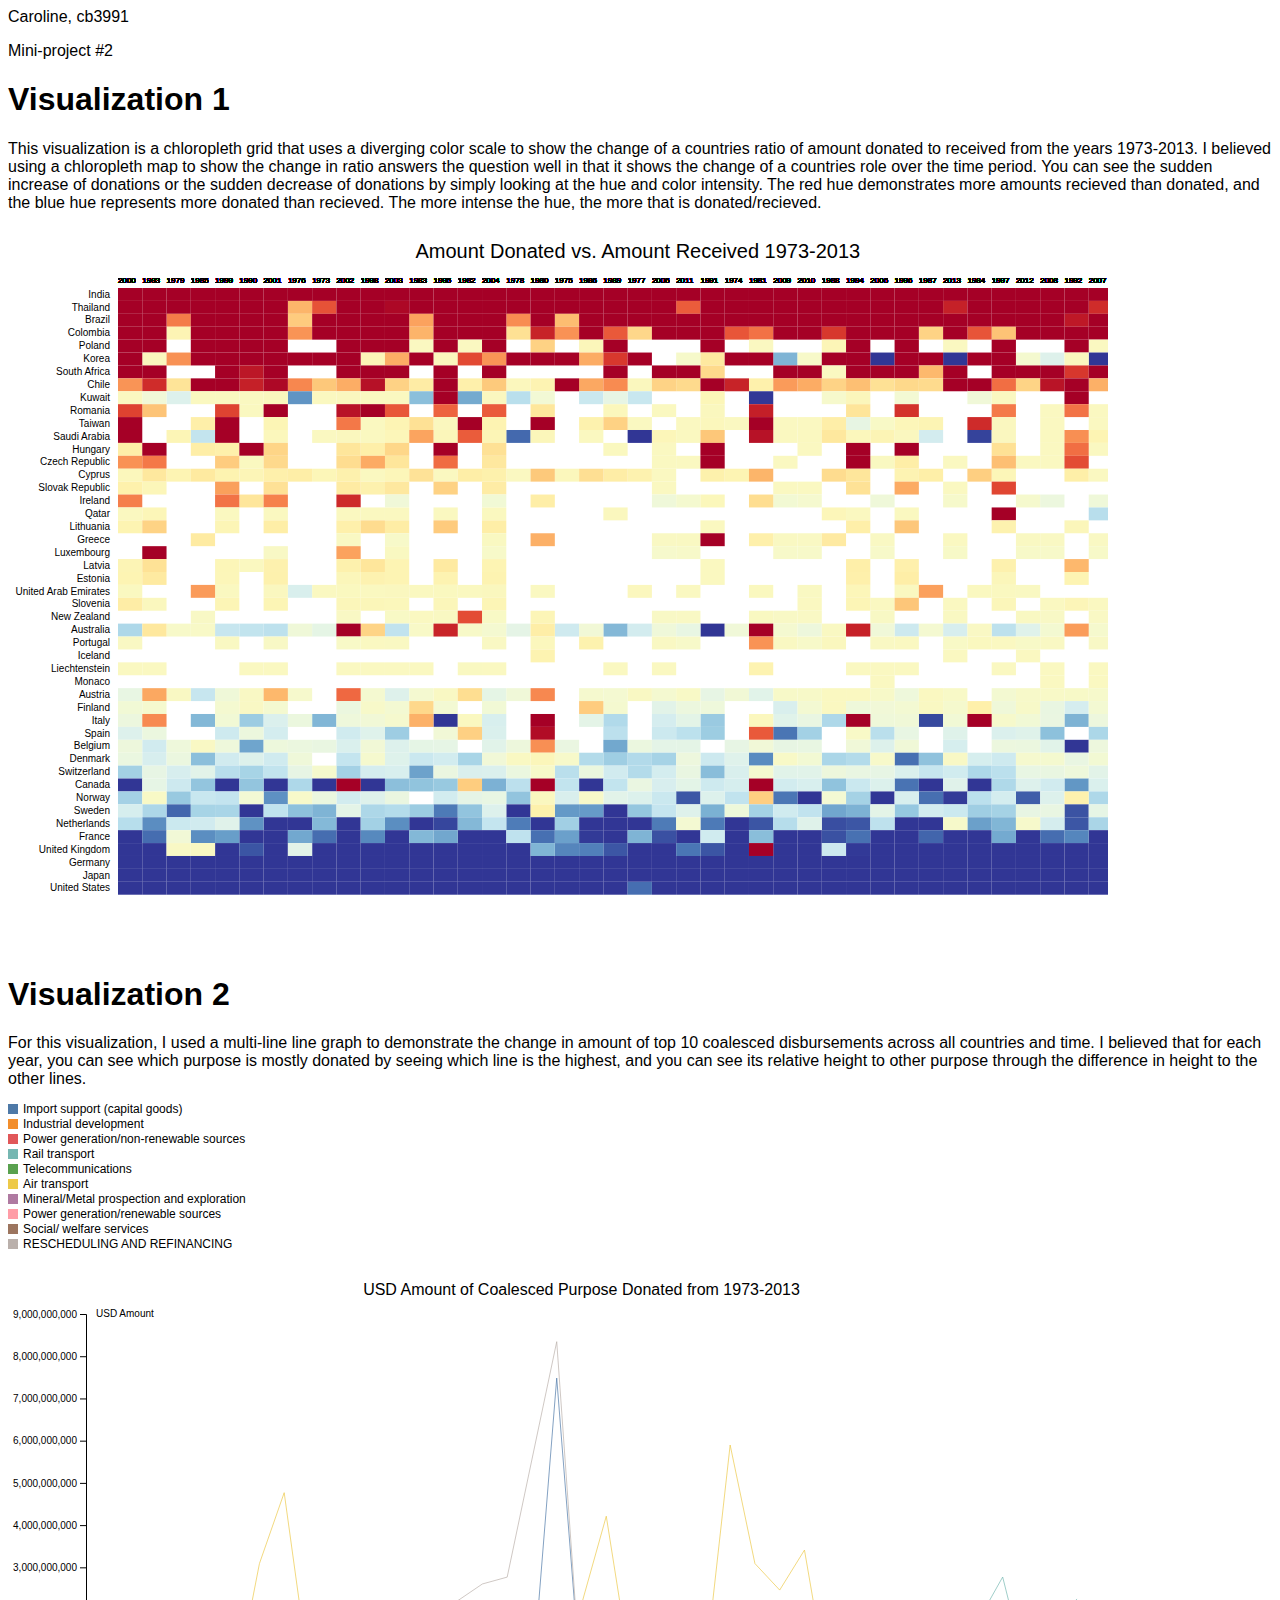
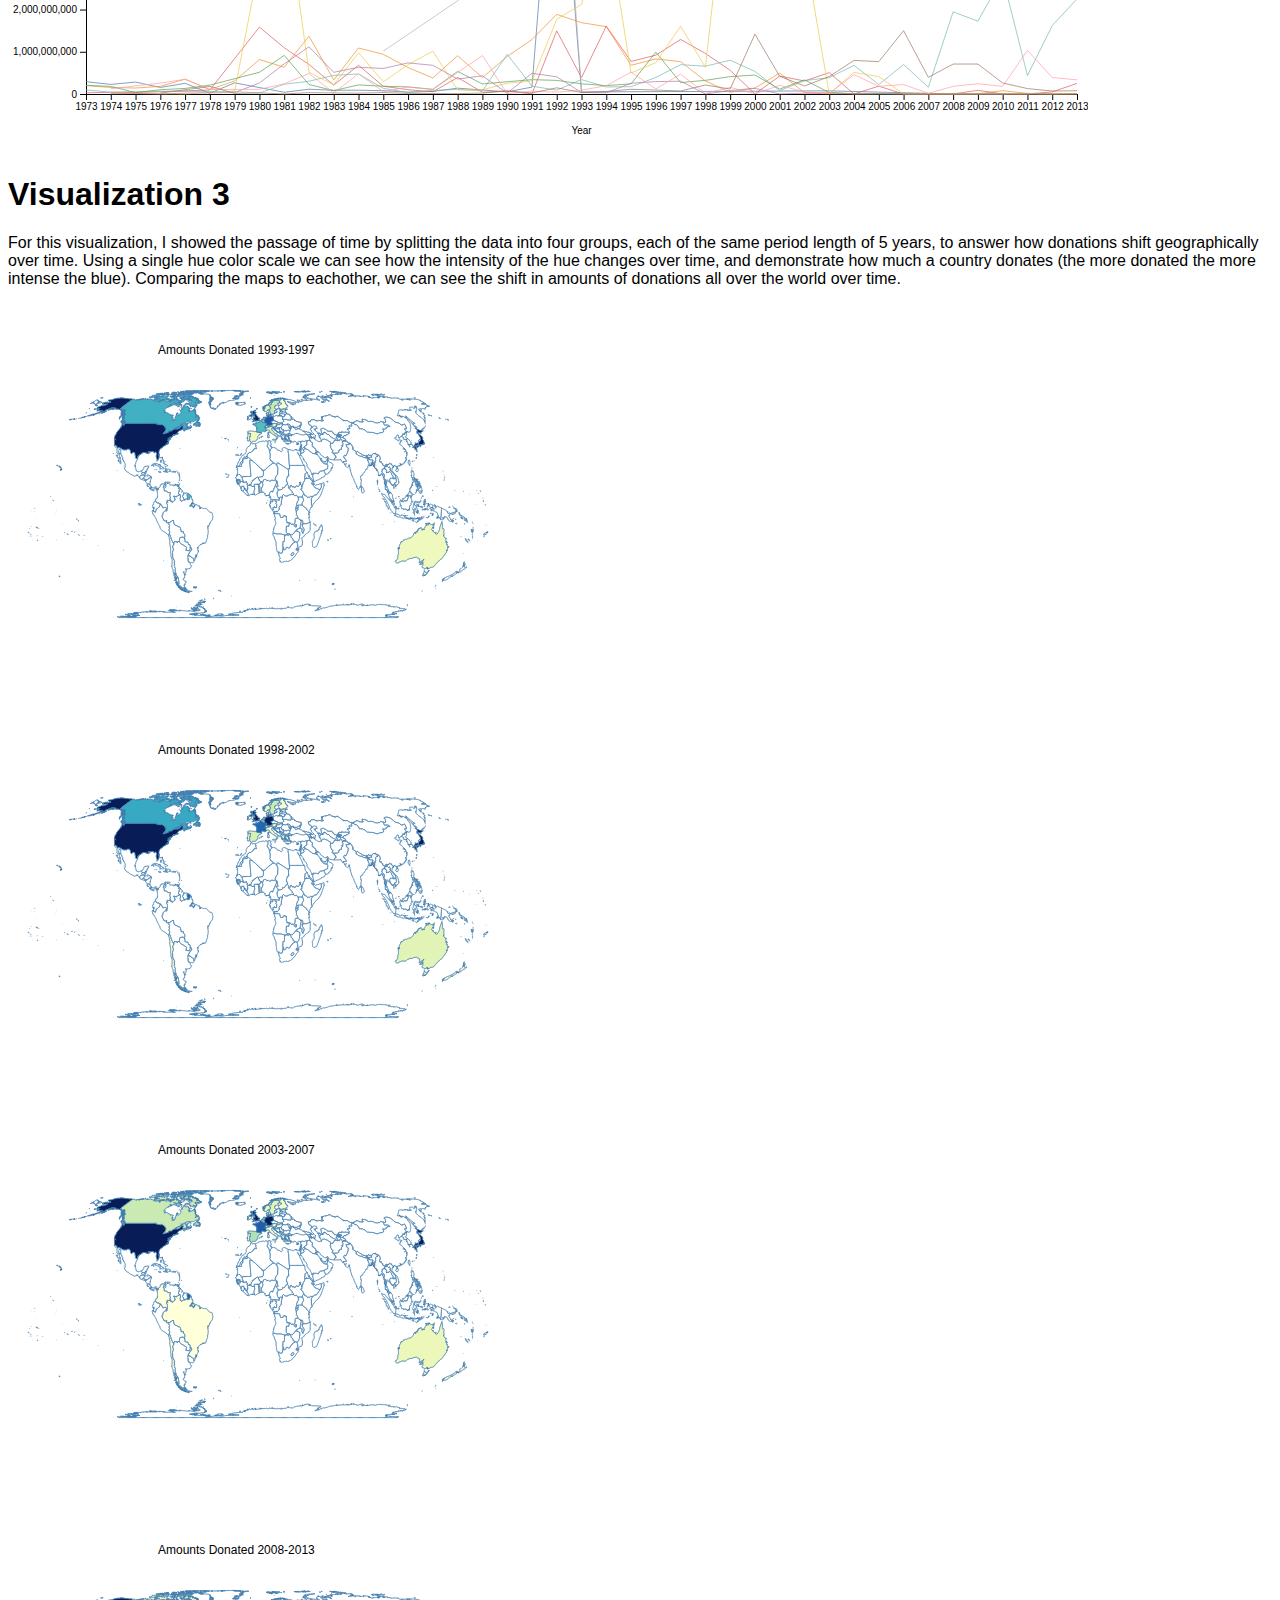
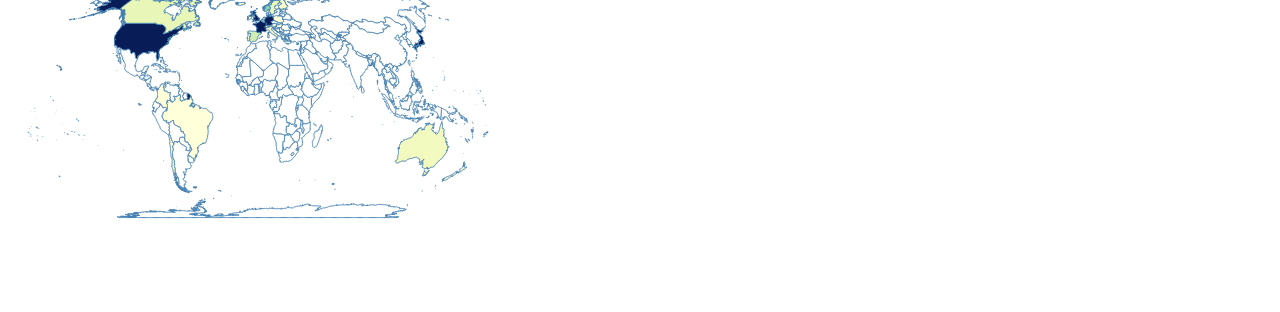
<file: Infovis MiniProject 2/index.html>
<html>
    <head>
        <meta charset="utf-8">

        <title>Project #</title>
        
        <!-- link our CSS file -->
        <link rel="stylesheet" href="style.css">

        <!-- defer makes it so that these scripts load
            in the background and then execute in order
            after the DOM is ready -->

        <!-- D3 library goes first --> 
        <script src="d3/d3.js" defer></script>
        <script src="d3/d3-array.js" defer></script>
        <!-- Then our visualization code --> 
        <script src="visualizations/vis1.js" defer></script>
        <script src="visualizations/vis2.js" defer></script>
        <script src="visualizations/vis3.js" defer></script>
        <script src="visualizations/vis3b.js" defer></script>
        <script src="visualizations/vis3c.js" defer></script>
        <script src="visualizations/vis3d.js" defer></script>
        
        <!-- Then our code that calls the visualizations --> 
        <script src="main.js" defer></script>

    </head>

    <body>
        <div id="container">
            <p>Caroline, cb3991</p>
            <p>Mini-project #2</p>

            <h1>Visualization 1</h1>
            <p style="width:100%;">
                This visualization is a chloropleth grid that uses a diverging color scale
                to show the change of a countries ratio of amount donated to received from 
                the years 1973-2013. I believed using a chloropleth map to show the change in
                ratio answers the question well in that it shows the change of a countries 
                role over the time period. You can see the sudden increase of donations or the 
                sudden decrease of donations by simply looking at the hue and color intensity. 
                The red hue demonstrates more amounts recieved than donated, and the blue hue
                represents more donated than recieved. The more intense the hue, the more 
                that is donated/recieved.
            </p>
            <div id="vis1"></div>
            
            <h1>Visualization 2</h1>
            <p style="width:100%;">
                For this visualization, I used a multi-line line graph to demonstrate the 
                change in amount of top 10 coalesced disbursements across all countries 
                and time. I believed that for each year, you can see which purpose is mostly 
                donated by seeing which line is the highest, and you can see its relative height
                to other purpose through the difference in height to the other lines.
            </p>
            <div id="vis2legend"></div>
            <div id="vis2"></div>
            <h1>Visualization 3</h1>
            <p style="width:100%;">
                For this visualization, I showed the passage of time by splitting the data 
                into four groups, each of the same period length of 5 years, to answer how
                donations shift geographically over time. Using a single hue color scale
                we can see how the intensity of the hue changes over time, and demonstrate
                how much a country donates (the more donated the more intense the blue).
                Comparing the maps to eachother, we can see the shift in amounts of donations
                all over the world over time.
            </p>
            <div class="vis3">
                <div id="vis3"></div>
                <div id="vis3b"></div>
            </div>
            <div class="vis3">
                <div id="vis3c"></div>
                <div id="vis3d"></div>
            </div>
            
            
        </div>
    </body>
</html>
</file>
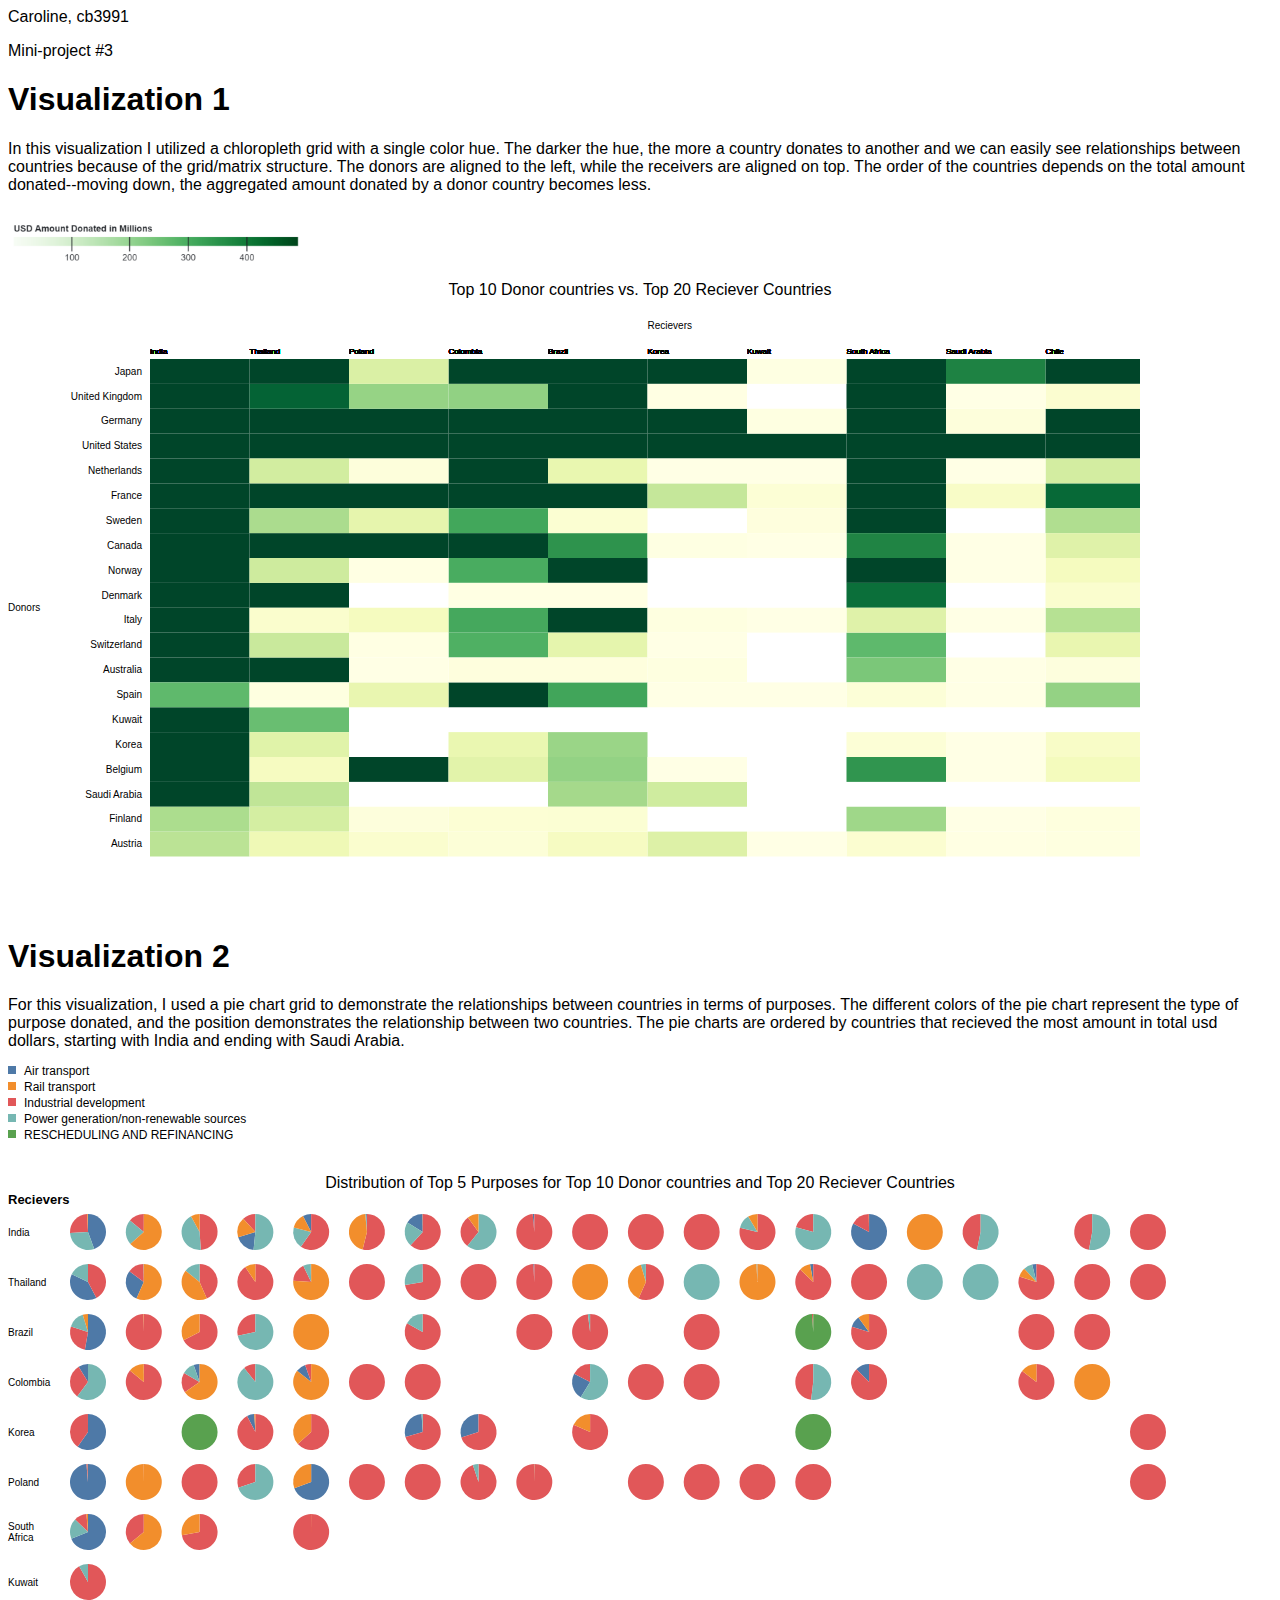
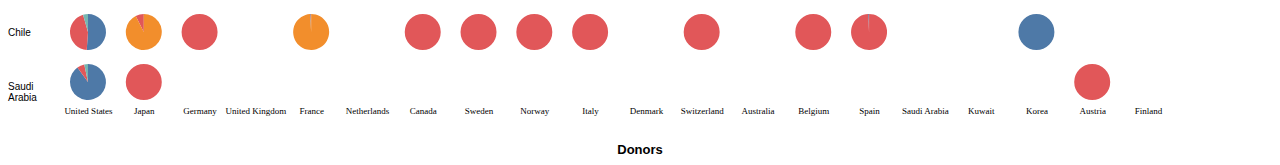
<file: Mini Projects/Infovis MiniProject 3/index.html>
<html>
    <head>
        <meta charset="utf-8">

        <title>Project #</title>
        
        <!-- link our CSS file -->
        <link rel="stylesheet" href="style.css">

        <!-- defer makes it so that these scripts load
            in the background and then execute in order
            after the DOM is ready -->

        <!-- D3 library goes first --> 
        <script src="d3/d3.js" defer></script>
        <script src="d3/d3-array.js" defer></script>
        <!-- Then our visualization code --> 
        <script src="visualizations/vis1.js" defer></script>
        <script src="visualizations/vis2a.js" defer></script>
        <script src="visualizations/vis2b.js" defer></script>
        <script src="visualizations/vis2c.js" defer></script>
        <script src="visualizations/vis2d.js" defer></script>
        <script src="visualizations/vis2e.js" defer></script>
        <script src="visualizations/vis2f.js" defer></script>
        <script src="visualizations/vis2g.js" defer></script>
        <script src="visualizations/vis2h.js" defer></script>
        <script src="visualizations/vis2i.js" defer></script>
        <script src="visualizations/vis2j.js" defer></script>
        <!-- Then our code that calls the visualizations --> 
        <script src="main.js" defer></script>

    </head>

    <body>
        <div id="container">
            <p>Caroline, cb3991</p>
            <p>Mini-project #3</p>

            <h1>Visualization 1</h1>
            <p style="width:100%;">
                In this visualization I utilized a chloropleth grid with a single color hue. 
                The darker the hue, the more a country donates to another and we can easily see 
                relationships between countries because of the grid/matrix structure. The donors 
                are aligned to the left, while the receivers are aligned on top. The order of the 
                countries depends on the total amount donated--moving down, the aggregated amount
                donated by a donor country becomes less.
            </p>
            <img src="data\legendVis1.PNG" alt="Vis1Legend" style="width:25%;height:auto;">
            <center>Top 10 Donor countries vs. Top 20 Reciever Countries</center>
            <div id="vis1" style="display: flex; align-items: center; font-size: 10px;">Donors</div>

            
            <h1>Visualization 2</h1>
            <p style="width:100%;">
                For this visualization, I used a pie chart grid to demonstrate the 
                relationships between countries in terms of purposes. The different colors 
                of the pie chart represent the type of purpose donated, and the position 
                demonstrates the relationship between two countries. The pie charts are ordered
                by countries that recieved the most amount in total usd dollars, starting with 
                India and ending with Saudi Arabia.
            </p>
            <div id="vis2legend" style="height: 90px"></div>
            &nbsp;
            <center>Distribution of Top 5 Purposes for Top 10 Donor countries and Top 20 Reciever Countries</center>
            <div style="font-size: 13px;">
                <b>Recievers </b>
                <div style="display: flex; align-items: center; font-size: 10px;">
                    <div style="width: 20px">India</div> <div id="vis2a"></div>
                </div>
                <div style="display: flex; align-items: center; font-size: 10px;">
                    <div style="width: 20px">Thailand</div> <div id="vis2b"></div>
                </div>
                <div style="display: flex; align-items: center; font-size: 10px;">
                    <div style="width: 20px">Brazil</div> <div id="vis2c"></div>
                </div>
                <div style="display: flex; align-items: center; font-size: 10px;">
                    <div style="width: 20px">Colombia</div> <div id="vis2d"></div>
                </div>
                <div style="display: flex; align-items: center; font-size: 10px;">
                    <div style="width: 20px">Korea</div> <div id="vis2e"></div>
                </div>
                <div style="display: flex; align-items: center; font-size: 10px;">
                    <div style="width: 20px">Poland</div> <div id="vis2f"></div>
                </div>
                <div style="display: flex; align-items: center; font-size: 10px;">
                    <div style="width: 20px">South Africa</div> <div id="vis2g"></div>
                </div>
                <div style="display: flex; align-items: center; font-size: 10px;">
                    <div style="width: 20px">Kuwait</div> <div id="vis2h"></div>
                </div>
                <div style="display: flex; align-items: center; font-size: 10px;">
                    <div style="width: 20px">Chile</div> <div id="vis2i"></div>
                </div>
                <div style="display: flex; align-items: center; font-size: 10px;">
                    <div style="width: 20px">Saudi Arabia</div> <div id="vis2j"></div>
                </div>
                &nbsp;
                <div style="font-size: 13px;">
                    <center><b>Donors</b></center>
    
                </div>

            </div>
            

        </div>
    </body>
</html>
</file>
<file: Infovis MiniProject 2/style.css>
body {
    font-family: sans-serif;
}
</file>
<file: Mini Projects/Infovis MiniProject 3/style.css>
body {
    font-family: sans-serif;
}
</file>
